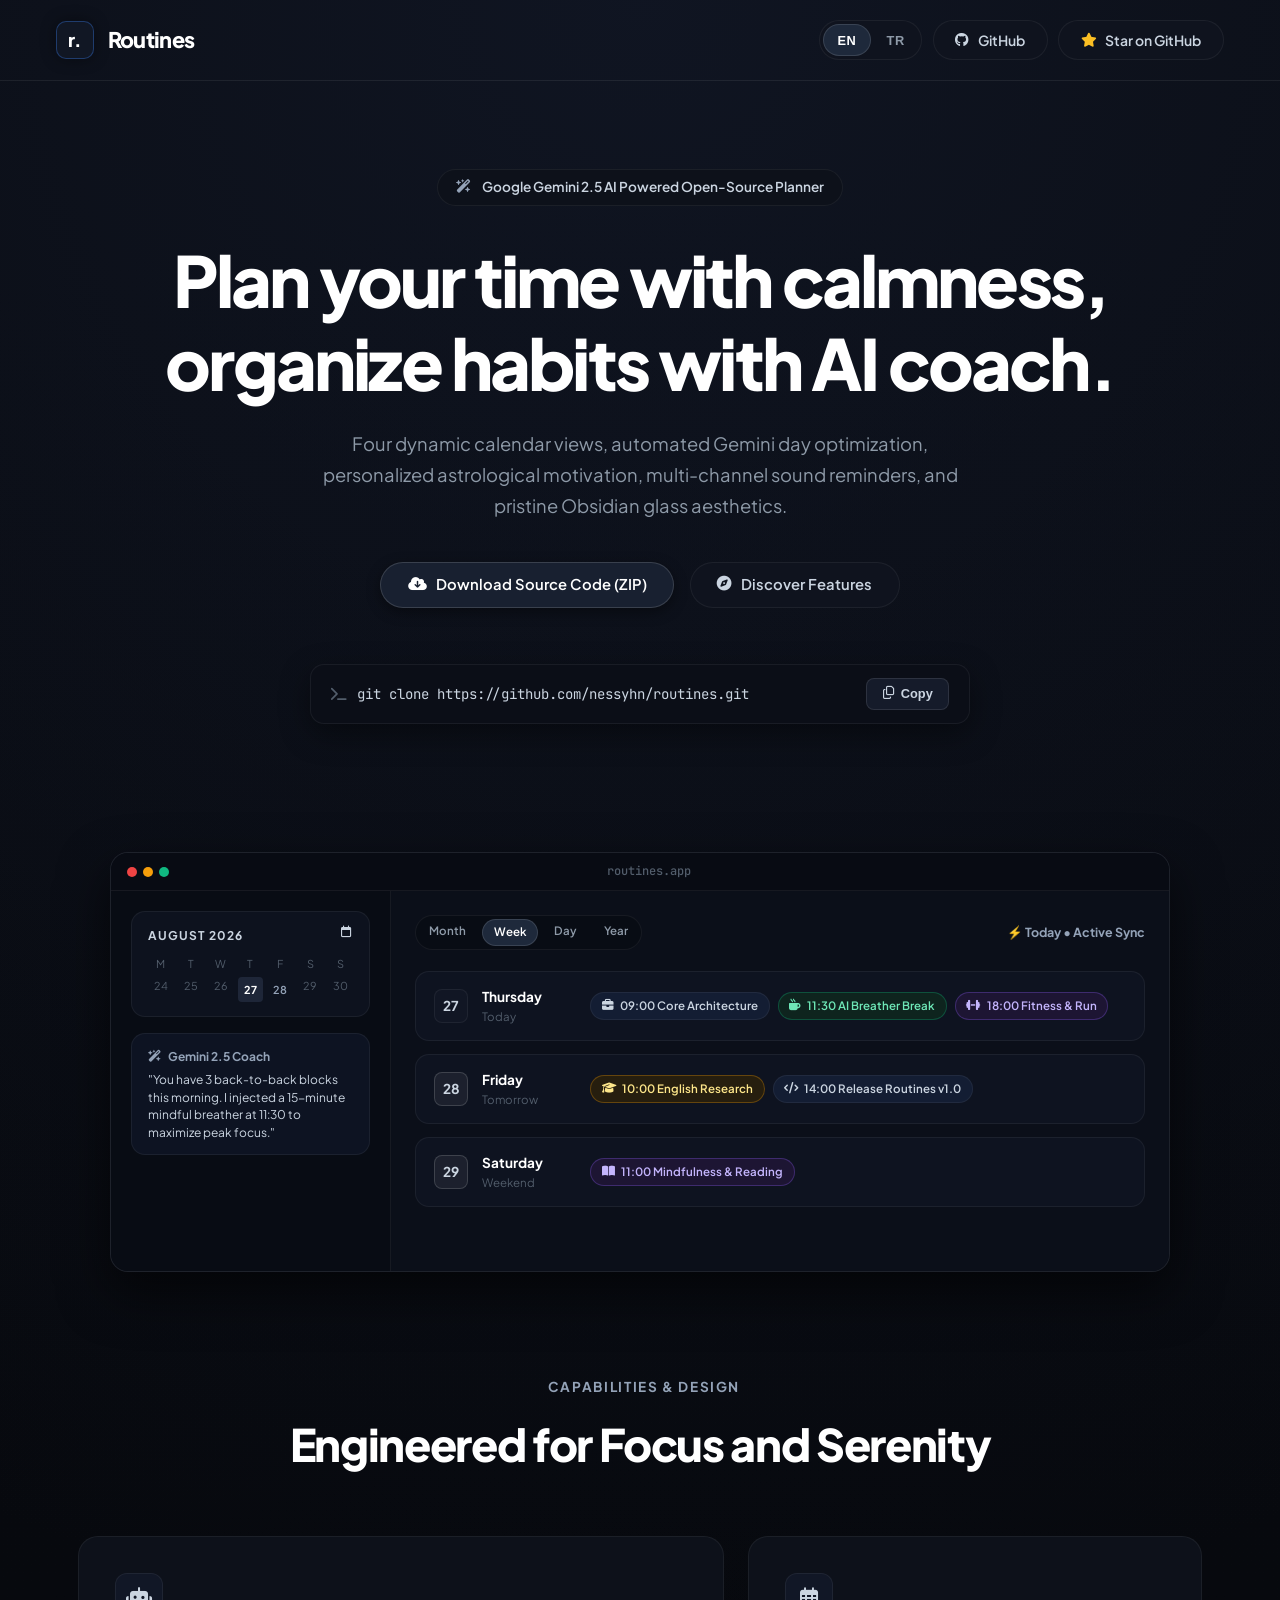
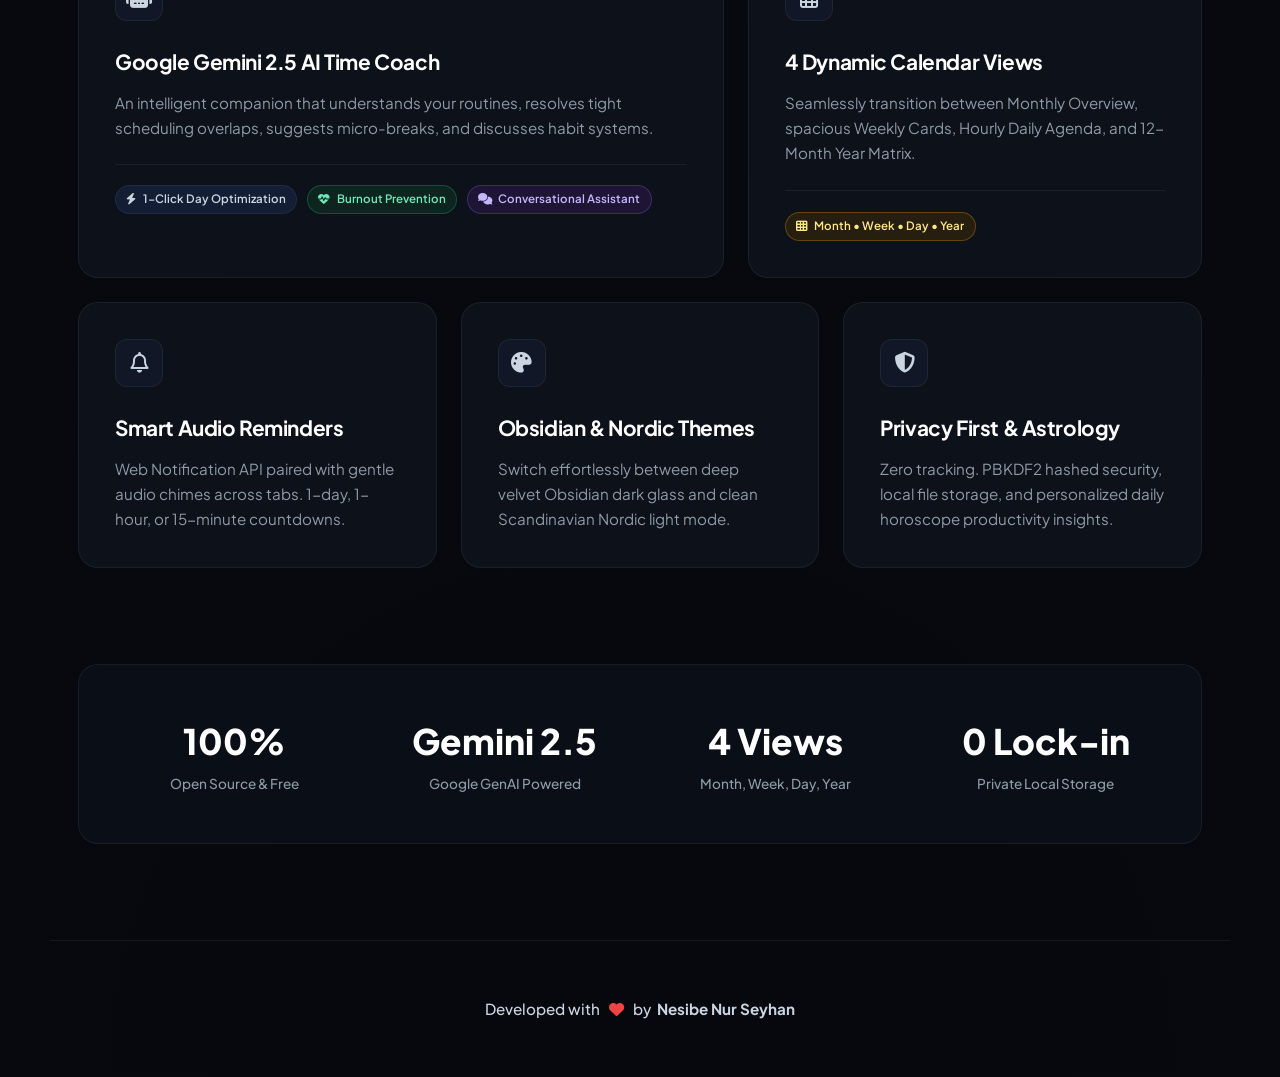
<file: docs/index.html>
<!DOCTYPE html>
<html lang="en" data-theme="obsidian">
<head>
  <meta charset="UTF-8">
  <meta name="viewport" content="width=device-width, initial-scale=1.0, maximum-scale=5.0">
  <title>Routines — Intelligent Personal Planner & AI Time Coach</title>
  <meta name="description" content="Plan your time with calmness, optimize busy schedules, and manage habits with Google Gemini AI. An ultra-luxurious, open-source personal planner & calendar.">
  <meta name="keywords" content="calendar, planner, routines, ai assistant, google gemini, time management, productivity, open source, obsidian, glassmorphism, flask, python">
  <meta name="author" content="Nesibe Nur Seyhan">
  <meta name="robots" content="index, follow">
  <link rel="canonical" href="https://nessyhn.github.io/routines/">
  <link rel="icon" type="image/svg+xml" href="https://raw.githubusercontent.com/nessyhn/routines/main/static/img/favicon.svg">

  <!-- OpenGraph / Social Meta Tags -->
  <meta property="og:type" content="website">
  <meta property="og:url" content="https://nessyhn.github.io/routines/">
  <meta property="og:title" content="Routines — Intelligent Personal Planner & AI Time Coach">
  <meta property="og:description" content="Plan your time with calmness, optimize schedules, and manage habits with Google Gemini AI. Open-source personal planner.">
  <meta property="og:image" content="https://raw.githubusercontent.com/nessyhn/routines/main/static/img/og-preview.png?v=3">
  <meta property="og:image:width" content="1200">
  <meta property="og:image:height" content="630">
  <meta property="og:site_name" content="Routines">

  <!-- Twitter / X Card -->
  <meta name="twitter:card" content="summary_large_image">
  <meta name="twitter:url" content="https://nessyhn.github.io/routines/">
  <meta name="twitter:title" content="Routines — Intelligent Personal Planner & AI Time Coach">
  <meta name="twitter:description" content="Plan your time with calmness, optimize schedules, and manage habits with Google Gemini AI. Open-source personal planner.">
  <meta name="twitter:image" content="https://raw.githubusercontent.com/nessyhn/routines/main/static/img/og-preview.png?v=3">

  <!-- Structured Data JSON-LD -->
  <script type="application/ld+json">
  {
    "@context": "https://schema.org",
    "@type": "SoftwareApplication",
    "name": "Routines",
    "operatingSystem": "All",
    "applicationCategory": "ProductivityApplication",
    "description": "Intelligent Personal Planner, Calendar & AI Time Coach powered by Google Gemini AI.",
    "url": "https://nessyhn.github.io/routines/",
    "author": {
      "@type": "Person",
      "name": "Nesibe Nur Seyhan",
      "url": "https://github.com/nessyhn"
    },
    "offers": {
      "@type": "Offer",
      "price": "0",
      "priceCurrency": "USD"
    }
  }
  </script>

  <!-- Google Fonts: Inter & Plus Jakarta Sans -->
  <link rel="preconnect" href="https://fonts.googleapis.com">
  <link rel="preconnect" href="https://fonts.gstatic.com" crossorigin>
  <link href="https://fonts.googleapis.com/css2?family=Plus+Jakarta+Sans:wght@300;400;500;600;700;800&family=JetBrains+Mono:wght@400;500;700&display=swap" rel="stylesheet">

  <!-- FontAwesome 6 Pro CDN -->
  <link rel="stylesheet" href="https://cdnjs.cloudflare.com/ajax/libs/font-awesome/6.5.1/css/all.min.css" integrity="sha512-DTOQO9RWCH3ppGqcWaEA1BIZOC6xxalwEsw9c2QQeAIftl+Vegovlnee1c9QX4TctnWMn13TZye+giMm8e2LwA==" crossorigin="anonymous" referrerpolicy="no-referrer" />

    <style>
    :root {
      --bg-dark: #080a0f;
      --bg-card: #0d111a;
      --bg-card-hover: #111622;
      --accent-primary: #1e2638;
      --text-primary: #ffffff;
      --text-secondary: #8e9aa8;
      --text-muted: #525d6b;
      --border-subtle: rgba(255, 255, 255, 0.06);
      --border-glow: rgba(255, 255, 255, 0.12);
      --glass-blur: blur(16px);
      --radius-sm: 8px;
      --radius-md: 14px;
      --radius-lg: 20px;
      --radius-pill: 9999px;
    }

    * { margin: 0; padding: 0; box-sizing: border-box; }

    html {
      scroll-behavior: smooth;
      overflow-x: hidden;
    }

    body {
      background-color: #080a0f;
      background-image: 
        radial-gradient(circle at 50% 0%, rgba(30, 41, 69, 0.35) 0%, transparent 60%),
        radial-gradient(circle at 50% 100%, #06080d 0%, #080a0f 90%);
      color: var(--text-primary);
      font-family: 'Plus Jakarta Sans', -apple-system, BlinkMacSystemFont, 'Segoe UI', Roboto, sans-serif;
      line-height: 1.6;
      min-height: 100vh;
      overflow-x: hidden;
    }

    .container {
      max-width: 1180px;
      margin: 0 auto;
      padding: 0 1.75rem;
      position: relative;
      z-index: 1;
    }

    /* Navbar: Transparent, Edge-to-Edge with Subtle Bottom Line */
    .navbar {
      width: 100%;
      padding: 1.25rem 3.5rem;
      display: flex;
      justify-content: space-between;
      align-items: center;
      background: transparent;
      border-bottom: 1px solid rgba(255, 255, 255, 0.07);
      position: relative;
      top: 0;
      z-index: 100;
      box-sizing: border-box;
    }

    .brand {
      display: flex;
      align-items: center;
      gap: 0.85rem;
      text-decoration: none;
      color: #fff;
    }

    .brand-badge {
      width: 38px;
      height: 38px;
      border-radius: 10px;
      background: #111724;
      border: 1px solid rgba(59, 130, 246, 0.35);
      display: flex;
      align-items: center;
      justify-content: center;
      font-weight: 800;
      font-size: 1.15rem;
      color: #fff;
      box-shadow: 0 0 15px rgba(0, 0, 0, 0.4);
    }

    .brand-name {
      font-size: 1.35rem;
      font-weight: 800;
      letter-spacing: -0.03em;
      color: #ffffff;
    }

    .nav-actions {
      display: flex;
      gap: 0.65rem;
      align-items: center;
      flex-wrap: wrap;
    }

    /* Language Switcher */
    .lang-switcher {
      display: inline-flex;
      align-items: center;
      background: #0f131e;
      border: 1px solid var(--border-subtle);
      border-radius: var(--radius-pill);
      padding: 3px;
      height: 40px;
      box-sizing: border-box;
      gap: 2px;
    }

    .lang-btn {
      background: transparent;
      border: none;
      color: var(--text-secondary);
      font-size: 0.8rem;
      font-weight: 700;
      height: 32px;
      padding: 0 0.85rem;
      border-radius: var(--radius-pill);
      cursor: pointer;
      display: inline-flex;
      align-items: center;
      justify-content: center;
      letter-spacing: 0.04em;
      transition: all 0.2s ease;
    }

    .lang-btn.active {
      background: #1e293b;
      color: #ffffff;
      border: 1px solid rgba(255, 255, 255, 0.12);
    }

    .lang-btn:hover:not(.active) {
      color: #ffffff;
      background: rgba(255, 255, 255, 0.04);
    }

    /* Action Buttons */
    .btn {
      display: inline-flex;
      align-items: center;
      justify-content: center;
      gap: 0.55rem;
      height: 40px;
      padding: 0 1.35rem;
      border-radius: var(--radius-pill);
      font-size: 0.875rem;
      font-weight: 600;
      text-decoration: none;
      transition: all 0.2s cubic-bezier(0.4, 0, 0.2, 1);
      cursor: pointer;
      white-space: nowrap;
      box-sizing: border-box;
    }

    .btn-primary {
      background: #182030;
      color: #ffffff;
      border: 1px solid rgba(255, 255, 255, 0.14);
      box-shadow: 0 4px 14px rgba(0, 0, 0, 0.4);
    }

    .btn-primary:hover {
      background: #222c42;
      border-color: rgba(255, 255, 255, 0.25);
      transform: translateY(-2px);
      box-shadow: 0 6px 20px rgba(0, 0, 0, 0.6);
    }

    .btn-outline {
      background: #0f131e;
      color: #cbd5e1;
      border: 1px solid var(--border-subtle);
    }

    .btn-outline:hover {
      background: #161c2c;
      border-color: rgba(255, 255, 255, 0.15);
      color: #fff;
      transform: translateY(-2px);
    }

    .btn-star {
      background: #0f131e;
      border: 1px solid var(--border-subtle);
      color: #cbd5e1;
    }

    .btn-star:hover {
      background: #161c2c;
      border-color: rgba(255, 255, 255, 0.18);
      color: #ffffff;
      transform: translateY(-2px);
    }

    .btn-star i {
      color: #fbbf24;
      transition: transform 0.25s ease;
    }

    .btn-star:hover i {
      transform: scale(1.2) rotate(15deg);
    }

    /* Hero Section */
    .hero {
      padding: 5.5rem 0 3.5rem 0;
      text-align: center;
    }

    .hero-pill {
      display: inline-flex;
      align-items: center;
      gap: 0.65rem;
      padding: 0.4rem 1.15rem;
      border-radius: var(--radius-pill);
      background: #0d111a;
      border: 1px solid var(--border-subtle);
      color: #cbd5e1;
      font-size: 0.85rem;
      font-weight: 600;
      margin-bottom: 2rem;
    }

    .hero-pill i {
      color: #94a3b8;
    }

    .hero-title {
      font-size: clamp(2.4rem, 6vw, 4.4rem);
      font-weight: 800;
      letter-spacing: -0.04em;
      line-height: 1.18;
      margin-bottom: 1.5rem;
      color: #ffffff;
    }

    .hero-title span.glow-gradient {
      color: #ffffff;
    }

    .hero-desc {
      font-size: 1.15rem;
      color: var(--text-secondary);
      max-width: 680px;
      margin: 0 auto 2.5rem auto;
      font-weight: 400;
      line-height: 1.7;
    }

    .hero-cta {
      display: flex;
      justify-content: center;
      gap: 1rem;
      flex-wrap: wrap;
      margin-bottom: 3.5rem;
    }

    .hero-cta .btn {
      height: 46px;
      padding: 0 1.65rem;
      font-size: 0.925rem;
    }

    /* Terminal Clone Command Bar */
    .clone-wrapper {
      max-width: 660px;
      width: 100%;
      margin: 0 auto 4.5rem auto;
      background: #0b0e17;
      border: 1px solid var(--border-subtle);
      border-radius: var(--radius-md);
      padding: 0.85rem 1.25rem;
      display: flex;
      align-items: center;
      justify-content: space-between;
      gap: 1rem;
      box-shadow: 0 10px 30px rgba(0, 0, 0, 0.4);
      box-sizing: border-box;
    }

    .clone-code {
      font-family: 'JetBrains Mono', monospace;
      font-size: clamp(0.72rem, 1.8vw, 0.875rem);
      color: #cbd5e1;
      display: flex;
      align-items: center;
      gap: 0.65rem;
      overflow: hidden;
      white-space: nowrap;
      scrollbar-width: none;
      -ms-overflow-style: none;
    }

    .clone-code::-webkit-scrollbar {
      display: none;
      width: 0;
      height: 0;
    }

    .clone-code i {
      color: var(--text-muted);
    }

    .btn-copy {
      background: #151b2a;
      border: 1px solid rgba(255, 255, 255, 0.1);
      color: #cbd5e1;
      padding: 0.45rem 0.95rem;
      border-radius: var(--radius-sm);
      font-size: 0.8rem;
      font-weight: 600;
      cursor: pointer;
      display: inline-flex;
      align-items: center;
      gap: 0.45rem;
      transition: all 0.2s ease;
      white-space: nowrap;
    }

    .btn-copy:hover {
      background: #1e2638;
      color: #fff;
    }

    /* UI Mockup Showcase Window */
    .mockup-container {
      max-width: 1060px;
      margin: 0 auto 6rem auto;
      position: relative;
    }

    .mockup-glow {
      position: absolute;
      top: 50%;
      left: 50%;
      transform: translate(-50%, -50%);
      width: 80%;
      height: 60%;
      background: radial-gradient(circle, rgba(30, 41, 69, 0.25) 0%, transparent 70%);
      filter: blur(40px);
      z-index: 0;
      pointer-events: none;
    }

    .mockup-window {
      position: relative;
      z-index: 1;
      background: #0b0f19;
      border: 1px solid rgba(255, 255, 255, 0.08);
      border-radius: 18px;
      box-shadow: 0 20px 50px rgba(0, 0, 0, 0.6);
      overflow: hidden;
    }

    .mockup-header {
      padding: 0.65rem 1rem;
      background: #080b13;
      border-bottom: 1px solid var(--border-subtle);
      display: flex;
      align-items: center;
      gap: 0.75rem;
      height: 38px;
      box-sizing: border-box;
    }

    .window-dots {
      display: flex;
      gap: 6px;
      flex-shrink: 0;
    }

    .dot-red { width: 10px; height: 10px; border-radius: 50%; background: #ef4444; flex-shrink: 0; }
    .dot-yellow { width: 10px; height: 10px; border-radius: 50%; background: #f59e0b; flex-shrink: 0; }
    .dot-green { width: 10px; height: 10px; border-radius: 50%; background: #10b981; flex-shrink: 0; }

    .window-title {
      font-size: 0.75rem;
      color: var(--text-muted);
      font-family: 'JetBrains Mono', monospace;
      font-weight: 500;
      white-space: nowrap;
      overflow: hidden;
      text-overflow: ellipsis;
      flex: 1;
      text-align: center;
      padding-right: 36px;
    }

    .mockup-body {
      display: grid;
      grid-template-columns: 280px 1fr;
      min-height: 380px;
    }

    /* Mockup Sidebar */
    .mock-sidebar {
      background: #080c14;
      border-right: 1px solid var(--border-subtle);
      padding: 1.25rem;
      display: flex;
      flex-direction: column;
      gap: 1rem;
    }

    .mock-card {
      background: #0d121e;
      border: 1px solid var(--border-subtle);
      border-radius: var(--radius-md);
      padding: 0.85rem 1rem;
    }

    .mock-cal-header {
      font-size: 0.75rem;
      font-weight: 700;
      color: #cbd5e1;
      text-transform: uppercase;
      letter-spacing: 0.08em;
      margin-bottom: 0.65rem;
      display: flex;
      justify-content: space-between;
    }

    .mock-mini-grid {
      display: grid;
      grid-template-columns: repeat(7, 1fr);
      gap: 4px;
      text-align: center;
      font-size: 0.68rem;
      color: var(--text-muted);
    }

    .mock-mini-day {
      padding: 4px 0;
      border-radius: 4px;
    }

    .mock-mini-day.active {
      background: #1e2638;
      color: #fff;
      font-weight: 700;
    }

    .mock-mini-day.has-event {
      color: #94a3b8;
      font-weight: 600;
    }

    .mock-ai-box {
      background: #0d1322;
      border: 1px solid var(--border-subtle);
      border-radius: var(--radius-md);
      padding: 0.85rem 1rem;
      font-size: 0.75rem;
      line-height: 1.45;
    }

    .mock-ai-badge {
      display: inline-flex;
      align-items: center;
      gap: 0.35rem;
      font-weight: 700;
      color: #94a3b8;
      margin-bottom: 0.4rem;
    }

    /* Mockup Main View */
    .mock-main {
      padding: 1.5rem;
      display: flex;
      flex-direction: column;
      gap: 0.85rem;
      background: #0b0f19;
      overflow-y: auto;
    }

    .mock-topbar {
      display: flex;
      justify-content: space-between;
      align-items: center;
      margin-bottom: 0.5rem;
    }

    .mock-view-pills {
      display: flex;
      gap: 0.35rem;
      background: #080c14;
      padding: 3px;
      border-radius: var(--radius-pill);
      border: 1px solid var(--border-subtle);
    }

    .mock-view-pill {
      font-size: 0.72rem;
      font-weight: 600;
      padding: 0.2rem 0.65rem;
      border-radius: var(--radius-pill);
      color: var(--text-secondary);
    }

    .mock-view-pill.active {
      background: #1e293b;
      color: #fff;
      border: 1px solid rgba(255, 255, 255, 0.12);
    }

    /* Timeline Day Cards */
    .mock-day-card {
      background: #0e1320;
      border: 1px solid var(--border-subtle);
      border-radius: var(--radius-md);
      padding: 0.85rem 1.15rem;
      display: flex;
      align-items: center;
      justify-content: space-between;
      gap: 1rem;
      transition: all 0.2s ease;
    }

    .mock-day-card:hover {
      border-color: rgba(255, 255, 255, 0.15);
      background: #121828;
    }

    .mock-day-info {
      display: flex;
      align-items: center;
      gap: 0.85rem;
      min-width: 140px;
    }

    .mock-day-badge {
      width: 34px;
      height: 34px;
      border-radius: 8px;
      background: #111624;
      border: 1px solid var(--border-subtle);
      display: flex;
      align-items: center;
      justify-content: center;
      font-weight: 700;
      font-size: 0.85rem;
      color: #cbd5e1;
    }

    .mock-day-name {
      font-size: 0.85rem;
      font-weight: 700;
      color: #fff;
    }

    .mock-plans-row {
      flex: 1;
      display: flex;
      gap: 0.5rem;
      flex-wrap: wrap;
    }

    .mock-plan-chip {
      font-size: 0.72rem;
      font-weight: 600;
      padding: 0.25rem 0.65rem;
      border-radius: var(--radius-pill);
      display: inline-flex;
      align-items: center;
      gap: 0.4rem;
      white-space: nowrap;
    }

    .chip-blue { background: #131d33; border: 1px solid var(--border-subtle); color: #cbd5e1; }
    .chip-green { background: #0e241e; border: 1px solid rgba(16, 185, 129, 0.3); color: #6ee7b7; }
    .chip-purple { background: #1d1533; border: 1px solid rgba(139, 92, 246, 0.3); color: #c4b5fd; }
    .chip-amber { background: #261e0e; border: 1px solid rgba(245, 158, 11, 0.3); color: #fde68a; }

    /* Bento Grid Section */
    .section-head {
      text-align: center;
      margin-bottom: 3.5rem;
    }

    .section-subtitle {
      font-size: 0.85rem;
      font-weight: 700;
      color: #94a3b8;
      text-transform: uppercase;
      letter-spacing: 0.12em;
      margin-bottom: 0.65rem;
      display: inline-flex;
      align-items: center;
      gap: 0.5rem;
    }

    .section-title {
      font-size: clamp(2rem, 4.5vw, 2.8rem);
      font-weight: 800;
      letter-spacing: -0.03em;
      color: #ffffff;
    }

    .bento-grid {
      display: grid;
      grid-template-columns: repeat(12, 1fr);
      gap: 1.5rem;
      margin-bottom: 6rem;
    }

    .bento-card {
      background: #0d111a;
      border: 1px solid var(--border-subtle);
      border-radius: var(--radius-lg);
      padding: 2.25rem;
      transition: all 0.25s ease;
      position: relative;
      overflow: hidden;
      display: flex;
      flex-direction: column;
    }

    .bento-card:hover {
      background: #121724;
      border-color: rgba(255, 255, 255, 0.12);
      transform: translateY(-3px);
      box-shadow: 0 12px 30px rgba(0, 0, 0, 0.5);
    }

    .col-7 { grid-column: span 7; }
    .col-5 { grid-column: span 5; }
    .col-4 { grid-column: span 4; }
    .col-6 { grid-column: span 6; }
    .col-12 { grid-column: span 12; }

    .bento-icon-box {
      width: 48px;
      height: 48px;
      border-radius: 12px;
      background: #111726;
      border: 1px solid var(--border-subtle);
      display: flex;
      align-items: center;
      justify-content: center;
      font-size: 1.3rem;
      color: #cbd5e1;
      margin-bottom: 1.5rem;
    }

    .bento-title {
      font-size: 1.3rem;
      font-weight: 700;
      color: #fff;
      margin-bottom: 0.75rem;
      letter-spacing: -0.02em;
    }

    .bento-desc {
      font-size: 0.95rem;
      color: var(--text-secondary);
      line-height: 1.65;
    }

    .bento-visual {
      margin-top: 1.5rem;
      padding-top: 1.25rem;
      border-top: 1px solid var(--border-subtle);
    }

    /* Live Stats Row */
    .stats-section {
      margin-bottom: 6rem;
      background: #0a0e17;
      border: 1px solid var(--border-subtle);
      border-radius: var(--radius-lg);
      padding: 3rem 2rem;
      display: grid;
      grid-template-columns: repeat(4, 1fr);
      gap: 1.5rem;
      text-align: center;
    }

    .stat-item {
      padding: 0 1rem;
    }

    .stat-number {
      font-size: 2.2rem;
      font-weight: 800;
      color: #ffffff;
      margin-bottom: 0.25rem;
    }

    .stat-label {
      font-size: 0.85rem;
      color: var(--text-secondary);
      font-weight: 500;
    }

    /* Footer */
    .footer {
      padding: 3.5rem 0;
      text-align: center;
      border-top: 1px solid var(--border-subtle);
      color: var(--text-muted);
      font-size: 0.95rem;
    }

    .footer-dev-text {
      display: inline-flex;
      align-items: center;
      justify-content: center;
      flex-wrap: wrap;
      gap: 0.4rem;
      font-weight: 500;
      color: #cbd5e1;
    }

    .footer-dev-text a {
      color: #cbd5e1;
      font-weight: 700;
      text-decoration: none;
      transition: all 0.2s ease;
    }

    .footer-dev-text a:hover {
      color: #ffffff;
      text-decoration: underline;
    }

    .heartbeat-icon {
      color: #ef4444;
      display: inline-block;
      margin: 0 0.15rem;
      animation: heartbeat 1.35s infinite cubic-bezier(0.215, 0.61, 0.355, 1);
    }

    @keyframes heartbeat {
      0% { transform: scale(1); }
      14% { transform: scale(1.35); }
      28% { transform: scale(1); }
      42% { transform: scale(1.35); }
      70% { transform: scale(1); }
    }

    /* Mobile Responsiveness */
    @media (max-width: 992px) {
      .navbar {
        padding: 1rem 1.75rem;
      }
      .mockup-body {
        grid-template-columns: 1fr;
      }
      .mock-sidebar {
        display: none;
      }
      .bento-grid {
        grid-template-columns: 1fr;
      }
      .col-7, .col-5, .col-4, .col-6, .col-12 {
        grid-column: span 1;
      }
      .stats-section {
        grid-template-columns: repeat(2, 1fr);
        gap: 2rem;
      }
    }

    @media (max-width: 768px) {
      html, body {
        overflow-x: hidden;
        width: 100%;
      }
      .container {
        padding: 0 1rem;
        max-width: 100%;
        box-sizing: border-box;
        overflow-x: hidden;
      }
      .navbar {
        flex-direction: row;
        justify-content: space-between;
        align-items: center;
        padding: 0.75rem 1rem;
        width: 100%;
        box-sizing: border-box;
      }
      .brand {
        gap: 0.45rem;
      }
      .brand-badge {
        width: 28px;
        height: 28px;
        font-size: 0.9rem;
        border-radius: 7px;
      }
      .brand-name {
        font-size: 1.05rem;
      }
      .nav-actions {
        justify-content: flex-end;
        width: auto;
        gap: 0.3rem;
      }
      .lang-switcher {
        height: 28px;
        padding: 2px;
      }
      .lang-btn {
        height: 22px;
        padding: 0 0.45rem;
        font-size: 0.68rem;
      }
      .navbar .btn {
        height: 28px;
        padding: 0 0.55rem;
        font-size: 0.7rem;
        gap: 0.25rem;
      }
      .hero {
        padding: 2.25rem 0 1.75rem 0;
      }
      .hero-pill {
        font-size: 0.72rem;
        padding: 0.35rem 0.75rem;
        max-width: 100%;
        line-height: 1.35;
        box-sizing: border-box;
      }
      .hero-title {
        font-size: 1.75rem;
        line-height: 1.22;
        margin-bottom: 1rem;
      }
      .hero-desc {
        font-size: 0.92rem;
        line-height: 1.55;
        margin-bottom: 1.75rem;
        padding: 0;
      }
      .hero-cta {
        flex-direction: column;
        width: 100%;
        gap: 0.65rem;
        margin-bottom: 2rem;
      }
      .hero-cta .btn {
        width: 100%;
        height: 42px;
        font-size: 0.85rem;
      }
      .clone-wrapper {
        padding: 0.65rem 0.85rem;
        gap: 0.5rem;
        flex-direction: column;
        align-items: stretch;
        max-width: 100%;
        box-sizing: border-box;
      }
      .clone-code {
        font-size: 0.7rem;
        justify-content: center;
        max-width: 100%;
        overflow: hidden;
        text-overflow: ellipsis;
        white-space: nowrap;
      }
      .btn-copy {
        width: 100%;
        justify-content: center;
        height: 34px;
        font-size: 0.75rem;
      }

      /* Mockup Window Mobile Responsiveness - Zero Overflow */
      .mockup-container {
        margin: 0 auto 3rem auto;
        padding: 0;
        width: 100%;
        max-width: 100%;
        box-sizing: border-box;
        overflow: hidden;
      }
      .mockup-window {
        border-radius: 12px;
        width: 100%;
        box-sizing: border-box;
      }
      .mockup-header {
        padding: 0.5rem 0.75rem;
        height: 34px;
      }
      .window-title {
        font-size: 0.68rem;
        padding-right: 28px;
        white-space: nowrap;
        overflow: hidden;
        text-overflow: ellipsis;
      }
      .mock-main {
        padding: 0.75rem;
      }
      .mock-topbar {
        flex-direction: row;
        justify-content: space-between;
        align-items: center;
        gap: 0.35rem;
        width: 100%;
      }
      .mock-view-pills {
        padding: 2px;
        gap: 2px;
      }
      .mock-view-pill {
        font-size: 0.62rem;
        padding: 0.15rem 0.4rem;
      }
      .mock-day-card {
        flex-direction: column;
        align-items: stretch;
        gap: 0.55rem;
        padding: 0.65rem;
        width: 100%;
        box-sizing: border-box;
      }
      .mock-day-info {
        width: 100%;
        justify-content: flex-start;
        gap: 0.55rem;
        min-width: auto;
      }
      .mock-day-badge {
        width: 28px;
        height: 28px;
        font-size: 0.75rem;
        border-radius: 6px;
      }
      .mock-plans-row {
        display: flex;
        flex-direction: column;
        gap: 0.35rem;
        width: 100%;
      }
      .mock-plan-chip {
        width: 100%;
        justify-content: flex-start;
        padding: 0.3rem 0.55rem;
        font-size: 0.7rem;
        box-sizing: border-box;
        white-space: nowrap;
        overflow: hidden;
        text-overflow: ellipsis;
      }

      /* Bento Cards Mobile */
      .bento-card {
        padding: 1.5rem 1.25rem;
        box-sizing: border-box;
      }
      .stats-section {
        grid-template-columns: 1fr;
        padding: 1.75rem 1rem;
      }
    }

    @media (max-width: 480px) {
      .navbar {
        padding: 0.5rem 0.65rem;
      }
      .navbar .btn-outline span {
        display: none;
      }
      .navbar .btn-star span {
        display: inline;
      }
      .window-title {
        font-size: 0.65rem;
      }
      .mock-topbar span[data-i18n="mockTodayBadge"] {
        font-size: 0.65rem !important;
      }
    }
  </style>
</head>
<body>

  

  <!-- Navbar -->
  <header class="navbar">
    <a href="https://github.com/nessyhn/routines" class="brand">
      <div class="brand-badge">r.</div>
      <span class="brand-name">Routines</span>
    </a>
    <div class="nav-actions">
      <!-- Language Switcher (Pure Text EN / TR) -->
      <div class="lang-switcher">
        <button class="lang-btn active" id="btnLangEn" onclick="setLanguage('en')" title="Switch to English">EN</button>
        <button class="lang-btn" id="btnLangTr" onclick="setLanguage('tr')" title="Türkçe'ye Geç">TR</button>
      </div>

      <a href="https://github.com/nessyhn/routines" class="btn btn-outline" target="_blank" rel="noopener noreferrer">
        <i class="fa-brands fa-github"></i>
        <span>GitHub</span>
      </a>

      <a href="https://github.com/nessyhn/routines/stargazers" class="btn btn-star" target="_blank" rel="noopener noreferrer" title="Star Routines on GitHub" id="navStarLink">
        <i class="fa-solid fa-star"></i>
        <span data-i18n="navStar">Star on GitHub</span>
      </a>
    </div>
  </header>

  <main class="container">
    <!-- Hero -->
    <section class="hero">
      <div class="hero-pill">
        <i class="fa-solid fa-wand-magic-sparkles"></i>
        <span data-i18n="heroPill">Google Gemini 2.5 AI Powered Open-Source Planner</span>
      </div>

      <h1 class="hero-title">
        <span class="glow-gradient" data-i18n="heroTitle1">Plan your time with calmness,</span><br>
        <span class="glow-gradient" data-i18n="heroTitle2">organize habits with AI coach.</span>
      </h1>

      <p class="hero-desc" data-i18n="heroDesc">
        Four dynamic calendar views, automated Gemini day optimization, personalized astrological motivation, multi-channel sound reminders, and pristine Obsidian glass aesthetics.
      </p>

      <div class="hero-cta">
        <a href="https://github.com/nessyhn/routines/archive/refs/heads/main.zip" class="btn btn-primary" title="Download ZIP">
          <i class="fa-solid fa-cloud-arrow-down"></i>
          <span data-i18n="heroCtaDownload">Download Source Code (ZIP)</span>
        </a>
        <a href="#features" class="btn btn-outline">
          <i class="fa-solid fa-compass"></i>
          <span data-i18n="heroCtaFeatures">Discover Features</span>
        </a>
      </div>

      <!-- Quick Clone -->
      <div class="clone-wrapper">
        <div class="clone-code">
          <i class="fa-solid fa-terminal"></i>
          <span>git clone https://github.com/nessyhn/routines.git</span>
        </div>
        <button class="btn-copy" onclick="copyCloneCommand(this)">
          <i class="fa-regular fa-copy"></i> <span data-i18n="btnCopy">Copy</span>
        </button>
      </div>
    </section>

    <!-- Floating Live Glass UI Mockup Showcase -->
    <section class="mockup-container">
      <div class="mockup-glow"></div>
      <div class="mockup-window">
        <div class="mockup-header">
          <div class="window-dots">
            <span class="dot-red"></span>
            <span class="dot-yellow"></span>
            <span class="dot-green"></span>
          </div>
          <span class="window-title">routines.app</span>
        </div>

        <div class="mockup-body">
          <!-- Sidebar -->
          <div class="mock-sidebar">
            <div class="mock-card">
              <div class="mock-cal-header">
                <span data-i18n="mockCalTitle">August 2026</span>
                <i class="fa-regular fa-calendar" style="color: #cbd5e1;"></i>
              </div>
              <div class="mock-mini-grid">
                <span>M</span><span>T</span><span>W</span><span>T</span><span>F</span><span>S</span><span>S</span>
                <span>24</span><span>25</span><span>26</span><span class="mock-mini-day active">27</span><span class="mock-mini-day has-event">28</span><span>29</span><span>30</span>
              </div>
            </div>

            <div class="mock-ai-box">
              <div class="mock-ai-badge">
                <i class="fa-solid fa-wand-magic-sparkles"></i>
                <span>Gemini 2.5 Coach</span>
              </div>
              <p style="color: #cbd5e1;" data-i18n="mockAiText">"You have 3 back-to-back blocks this morning. I injected a 15-minute mindful breather at 11:30 to maximize peak focus."</p>
            </div>
          </div>

          <!-- Main View -->
          <div class="mock-main">
            <div class="mock-topbar">
              <div class="mock-view-pills">
                <span class="mock-view-pill" data-i18n="pillMonth">Month</span>
                <span class="mock-view-pill active" data-i18n="pillWeek">Week</span>
                <span class="mock-view-pill" data-i18n="pillDay">Day</span>
                <span class="mock-view-pill" data-i18n="pillYear">Year</span>
              </div>
              <span style="font-size: 0.78rem; font-weight: 700; color: #94a3b8;" data-i18n="mockTodayBadge">⚡ Today • Active Sync</span>
            </div>

            <!-- Day 1 Card -->
            <div class="mock-day-card">
              <div class="mock-day-info">
                <div class="mock-day-badge">27</div>
                <div>
                  <div class="mock-day-name" data-i18n="mockDay1">Thursday</div>
                  <div style="font-size: 0.72rem; color: var(--text-muted);">Today</div>
                </div>
              </div>
              <div class="mock-plans-row">
                <span class="mock-plan-chip chip-blue"><i class="fa-solid fa-briefcase"></i> 09:00 Core Architecture</span>
                <span class="mock-plan-chip chip-green"><i class="fa-solid fa-mug-hot"></i> 11:30 AI Breather Break</span>
                <span class="mock-plan-chip chip-purple"><i class="fa-solid fa-dumbbell"></i> 18:00 Fitness & Run</span>
              </div>
            </div>

            <!-- Day 2 Card -->
            <div class="mock-day-card">
              <div class="mock-day-info">
                <div class="mock-day-badge" style="background: rgba(255,255,255,0.06); border-color: rgba(255,255,255,0.15); color: #cbd5e1;">28</div>
                <div>
                  <div class="mock-day-name" data-i18n="mockDay2">Friday</div>
                  <div style="font-size: 0.72rem; color: var(--text-muted);">Tomorrow</div>
                </div>
              </div>
              <div class="mock-plans-row">
                <span class="mock-plan-chip chip-amber"><i class="fa-solid fa-graduation-cap"></i> 10:00 English Research</span>
                <span class="mock-plan-chip chip-blue"><i class="fa-solid fa-code"></i> 14:00 Release Routines v1.0</span>
              </div>
            </div>

            <!-- Day 3 Card -->
            <div class="mock-day-card">
              <div class="mock-day-info">
                <div class="mock-day-badge" style="background: rgba(255,255,255,0.06); border-color: rgba(255,255,255,0.15); color: #cbd5e1;">29</div>
                <div>
                  <div class="mock-day-name" data-i18n="mockDay3">Saturday</div>
                  <div style="font-size: 0.72rem; color: var(--text-muted);">Weekend</div>
                </div>
              </div>
              <div class="mock-plans-row">
                <span class="mock-plan-chip chip-purple"><i class="fa-solid fa-book-open"></i> 11:00 Mindfulness & Reading</span>
              </div>
            </div>
          </div>
        </div>
      </div>
    </section>

    <!-- Bento Grid Features Section -->
    <section id="features">
      <div class="section-head">
        <div class="section-subtitle"><i class="fa-solid fa-sparkles"></i> <span data-i18n="featuresSubtitle">Capabilities & Design</span></div>
        <h2 class="section-title" data-i18n="featuresTitle">Engineered for Focus and Serenity</h2>
      </div>

      <div class="bento-grid">
        <!-- Bento 1: AI Coach (Wide 7-cols) -->
        <div class="bento-card col-7">
          <div class="bento-icon-box"><i class="fa-solid fa-robot"></i></div>
          <h3 class="bento-title" data-i18n="bento1Title">Google Gemini 2.5 AI Time Coach</h3>
          <p class="bento-desc" data-i18n="bento1Desc">An intelligent companion that understands your routines, resolves tight scheduling overlaps, suggests micro-breaks, and discusses habit systems.</p>
          <div class="bento-visual">
            <div style="display: flex; gap: 0.6rem; flex-wrap: wrap;">
              <span class="mock-plan-chip chip-blue"><i class="fa-solid fa-bolt"></i> 1-Click Day Optimization</span>
              <span class="mock-plan-chip chip-green"><i class="fa-solid fa-heart-pulse"></i> Burnout Prevention</span>
              <span class="mock-plan-chip chip-purple"><i class="fa-solid fa-comments"></i> Conversational Assistant</span>
            </div>
          </div>
        </div>

        <!-- Bento 2: 4 Dynamic Calendar Views (5-cols) -->
        <div class="bento-card col-5">
          <div class="bento-icon-box"><i class="fa-regular fa-calendar-days"></i></div>
          <h3 class="bento-title" data-i18n="bento2Title">4 Dynamic Calendar Views</h3>
          <p class="bento-desc" data-i18n="bento2Desc">Seamlessly transition between Monthly Overview, spacious Weekly Cards, Hourly Daily Agenda, and 12-Month Year Matrix.</p>
          <div class="bento-visual">
            <span class="mock-plan-chip chip-amber"><i class="fa-solid fa-table-cells"></i> Month • Week • Day • Year</span>
          </div>
        </div>

        <!-- Bento 3: Multi-Stage Audio Reminders (4-cols) -->
        <div class="bento-card col-4">
          <div class="bento-icon-box"><i class="fa-regular fa-bell"></i></div>
          <h3 class="bento-title" data-i18n="bento3Title">Smart Audio Reminders</h3>
          <p class="bento-desc" data-i18n="bento3Desc">Web Notification API paired with gentle audio chimes across tabs. 1-day, 1-hour, or 15-minute countdowns.</p>
        </div>

        <!-- Bento 4: Obsidian Glassmorphism (4-cols) -->
        <div class="bento-card col-4">
          <div class="bento-icon-box"><i class="fa-solid fa-palette"></i></div>
          <h3 class="bento-title" data-i18n="bento4Title">Obsidian & Nordic Themes</h3>
          <p class="bento-desc" data-i18n="bento4Desc">Switch effortlessly between deep velvet Obsidian dark glass and clean Scandinavian Nordic light mode.</p>
        </div>

        <!-- Bento 5: Astrological Inspiration & Privacy (4-cols) -->
        <div class="bento-card col-4">
          <div class="bento-icon-box"><i class="fa-solid fa-shield-halved"></i></div>
          <h3 class="bento-title" data-i18n="bento5Title">Privacy First & Astrology</h3>
          <p class="bento-desc" data-i18n="bento5Desc">Zero tracking. PBKDF2 hashed security, local file storage, and personalized daily horoscope productivity insights.</p>
        </div>
      </div>
    </section>

    <!-- Live Stats Metrics Section -->
    <section class="stats-section">
      <div class="stat-item">
        <div class="stat-number">100%</div>
        <div class="stat-label" data-i18n="stat1">Open Source & Free</div>
      </div>
      <div class="stat-item">
        <div class="stat-number">Gemini 2.5</div>
        <div class="stat-label" data-i18n="stat2">Google GenAI Powered</div>
      </div>
      <div class="stat-item">
        <div class="stat-number">4 Views</div>
        <div class="stat-label" data-i18n="stat3">Month, Week, Day, Year</div>
      </div>
      <div class="stat-item">
        <div class="stat-number">0 Lock-in</div>
        <div class="stat-label" data-i18n="stat4">Private Local Storage</div>
      </div>
    </section>
  </main>

  <!-- Footer with Animated Beating Heart -->
  <footer class="container footer">
    <p class="footer-dev-text">
      <span data-i18n="footDevPrefix">Developed with</span>
      <i class="fa-solid fa-heart heartbeat-icon" aria-label="love"></i>
      <span data-i18n="footDevBy">by</span>
      <a href="https://github.com/nessyhn" target="_blank" rel="noopener noreferrer">Nesibe Nur Seyhan</a>
    </p>
  </footer>

  <!-- Translation & Interactive Logic -->
  <script>
    const translations = {
      en: {
        pageTitle: "Routines — Intelligent Personal Planner & AI Time Coach",
        navStar: "Star on GitHub",
        navStarTitle: "Star Routines on GitHub",
        heroPill: "Google Gemini 2.5 AI Powered Open-Source Planner",
        heroTitle1: "Plan your time with calmness,",
        heroTitle2: "organize habits with AI coach.",
        heroDesc: "Four dynamic calendar views, automated Gemini day optimization, personalized astrological motivation, multi-channel sound reminders, and pristine Obsidian glass aesthetics.",
        heroCtaDownload: "Download Source Code (ZIP)",
        heroCtaFeatures: "Discover Features",
        btnCopy: "Copy",
        btnCopied: "Copied!",
        mockCalTitle: "August 2026",
        mockAiText: '"You have 3 back-to-back blocks this morning. I injected a 15-minute mindful breather at 11:30 to maximize peak focus."',
        pillMonth: "Month",
        pillWeek: "Week",
        pillDay: "Day",
        pillYear: "Year",
        mockTodayBadge: "⚡ Today • Active Sync",
        mockDay1: "Thursday",
        mockDay2: "Friday",
        mockDay3: "Saturday",
        featuresSubtitle: "Capabilities & Design",
        featuresTitle: "Engineered for Focus and Serenity",
        bento1Title: "Google Gemini 2.5 AI Time Coach",
        bento1Desc: "An intelligent companion that understands your routines, resolves tight scheduling overlaps, suggests micro-breaks, and discusses habit systems.",
        bento2Title: "4 Dynamic Calendar Views",
        bento2Desc: "Seamlessly transition between Monthly Overview, spacious Weekly Cards, Hourly Daily Agenda, and 12-Month Year Matrix.",
        bento3Title: "Smart Audio Reminders",
        bento3Desc: "Web Notification API paired with gentle audio chimes across tabs. 1-day, 1-hour, or 15-minute countdowns.",
        bento4Title: "Obsidian & Nordic Themes",
        bento4Desc: "Switch effortlessly between deep velvet Obsidian dark glass and clean Scandinavian Nordic light mode.",
        bento5Title: "Privacy First & Astrology",
        bento5Desc: "Zero tracking. PBKDF2 hashed security, local file storage, and personalized daily horoscope productivity insights.",
        stat1: "Open Source & Free",
        stat2: "Google GenAI Powered",
        stat3: "Month, Week, Day, Year",
        stat4: "Private Local Storage",
        footDevPrefix: "Developed with",
        footDevBy: "by"
      },
      tr: {
        pageTitle: "Routines — Akıllı Kişisel Ajanda & AI Zaman Koçu",
        navStar: "GitHub'da Yıldızla",
        navStarTitle: "GitHub'da Routines projesine yıldız verin",
        heroPill: "Google Gemini 2.5 AI Destekli Açık Kaynak Web Ajandası",
        heroTitle1: "Zamanınızı sakinlikle planlayın,",
        heroTitle2: "rutinlerinizi AI koç ile yönetin.",
        heroDesc: "Dört dinamik takvim görünümü, otomatik Gemini gün optimizasyonu, kişiselleştirilmiş astrolojik motivasyon, çok kanallı sesli hatırlatıcılar ve kusursuz Obsidian cam estetiği.",
        heroCtaDownload: "Kaynak Kodlarını İndir (ZIP)",
        heroCtaFeatures: "Özellikleri Keşfet",
        btnCopy: "Kopyala",
        btnCopied: "Kopyalandı!",
        mockCalTitle: "Ağustos 2026",
        mockAiText: "Bu sabah ardı ardına 3 yoğun planınız var. En yüksek odaklanma için saat 11:30\'a 15 dakikalık zihinsel mola ekledim.",
        pillMonth: "Ay",
        pillWeek: "Hafta",
        pillDay: "Gün",
        pillYear: "Yıl",
        mockTodayBadge: "⚡ Bugün • Canlı Senkron",
        mockDay1: "Perşembe",
        mockDay2: "Cuma",
        mockDay3: "Cumartesi",
        featuresSubtitle: "Yetenekler & Tasarım",
        featuresTitle: "Odaklanma ve Dinginlik İçin Geliştirildi",
        bento1Title: "Google Gemini 2.5 Destekli AI Koç",
        bento1Desc: "Rutinlerinizi anlayan, yoğun günlerdeki çakışmaları gideren, dinlendirici molalar serpiştiren akıllı yapay zeka asistanı.",
        bento2Title: "4 Farklı Takvim Görünümü",
        bento2Desc: "Aylık Izgara, geniş ferah Haftalık Kartlar, saatlik Günlük Ajanda ve 12 Aylık Yıl Matrisi arasında pürüzsüz geçiş.",
        bento3Title: "Akıllı Sesli Hatırlatıcılar",
        bento3Desc: "Sekmeler arası çalışan Web Bildirim API'si ve sesli alarmlar. 1 gün, 1 saat veya 15 dakika öncesinden bildirimler.",
        bento4Title: "Obsidian & Nordic Tema",
        bento4Desc: "Göz yormayan ultra lüks koyu cam efekti ile ferah açık İskandinav teması arasında tek tıkla geçiş yapın.",
        bento5Title: "Gizlilik & Burç Koçluğu",
        bento5Desc: "PBKDF2 şifreleme, yerel dosya tabanlı mimari ve doğum tarihinize özel günlük astrolojik verimlilik koçluğu.",
        stat1: "Açık Kaynak & Ücretsiz",
        stat2: "Google GenAI 2.5 Motoru",
        stat3: "Ay, Hafta, Gün, Yıl",
        stat4: "Gizli Yerel Veri Depolama",
        footDevPrefix: "Geliştiren:",
        footDevBy: ""
      }
    };

    let currentLang = localStorage.getItem('routines_landing_lang') || 'en';

    function setLanguage(lang) {
      currentLang = lang;
      localStorage.setItem('routines_landing_lang', lang);
      document.documentElement.lang = lang;

      // Update button active state
      document.getElementById('btnLangEn').classList.toggle('active', lang === 'en');
      document.getElementById('btnLangTr').classList.toggle('active', lang === 'tr');

      // Update texts
      const dict = translations[lang];
      document.title = dict.pageTitle;

      const starLink = document.getElementById('navStarLink');
      if (starLink) {
        starLink.title = dict.navStarTitle;
      }

      document.querySelectorAll('[data-i18n]').forEach(el => {
        const key = el.getAttribute('data-i18n');
        if (dict[key] !== undefined) {
          el.textContent = dict[key];
        }
      });
    }

    function copyCloneCommand(btn) {
      const textToCopy = 'git clone https://github.com/nessyhn/routines.git';
      const dict = translations[currentLang] || translations.en;
      
      if (navigator.clipboard && window.isSecureContext) {
        navigator.clipboard.writeText(textToCopy).then(() => {
          showCopySuccess(btn, dict);
        }).catch(() => {
          fallbackCopy(textToCopy, btn, dict);
        });
      } else {
        fallbackCopy(textToCopy, btn, dict);
      }
    }

    function fallbackCopy(text, btn, dict) {
      const textArea = document.createElement('textarea');
      textArea.value = text;
      textArea.style.position = 'fixed';
      textArea.style.left = '-999999px';
      textArea.style.top = '-999999px';
      document.body.appendChild(textArea);
      textArea.focus();
      textArea.select();
      try {
        document.execCommand('copy');
        showCopySuccess(btn, dict);
      } catch (err) {
        console.error('Fallback copy failed', err);
      }
      document.body.removeChild(textArea);
    }

    function showCopySuccess(btn, dict) {
      btn.innerHTML = `<i class="fa-solid fa-check" style="color: #34d399;"></i> <span>${dict.btnCopied}</span>`;
      setTimeout(() => {
        btn.innerHTML = `<i class="fa-regular fa-copy"></i> <span>${dict.btnCopy}</span>`;
      }, 2500);
    }

    // Initialize on load
    document.addEventListener('DOMContentLoaded', () => {
      setLanguage(currentLang);
    });
  </script>

</body>
</html>
</file>
